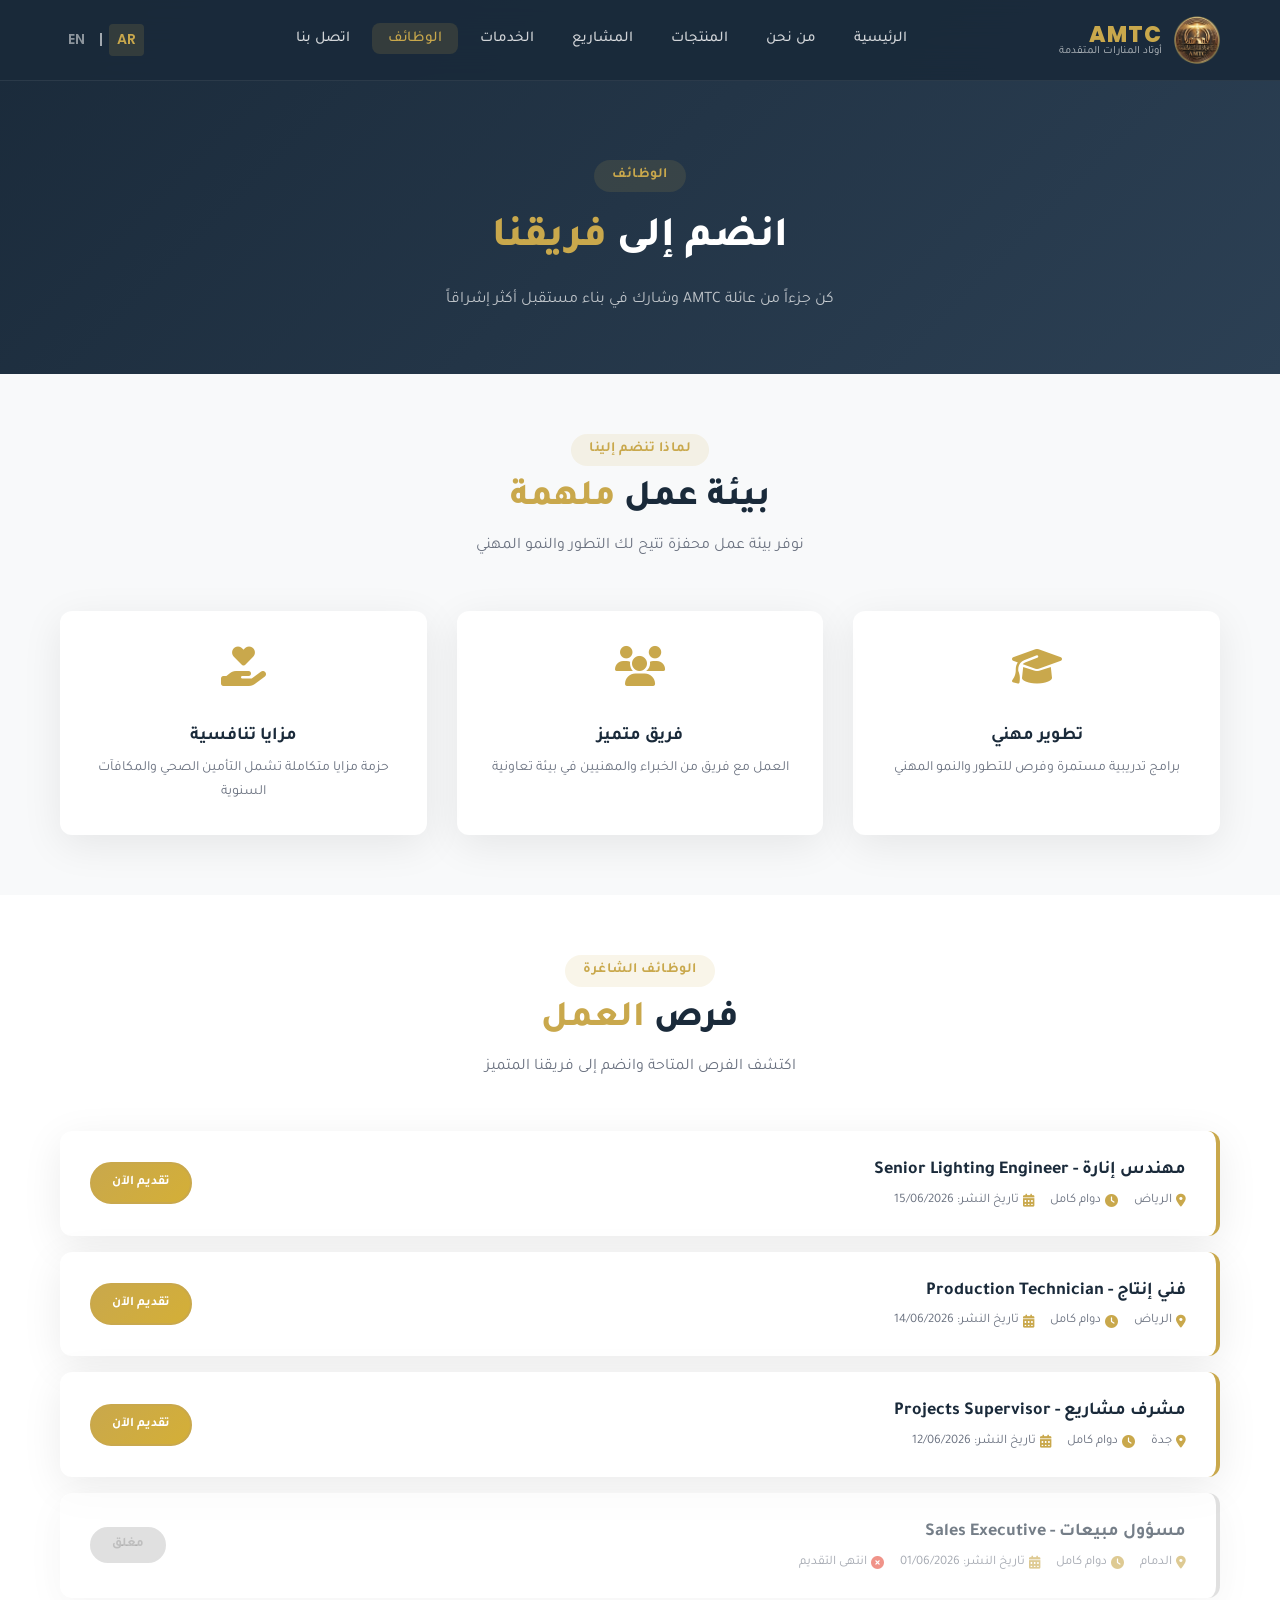
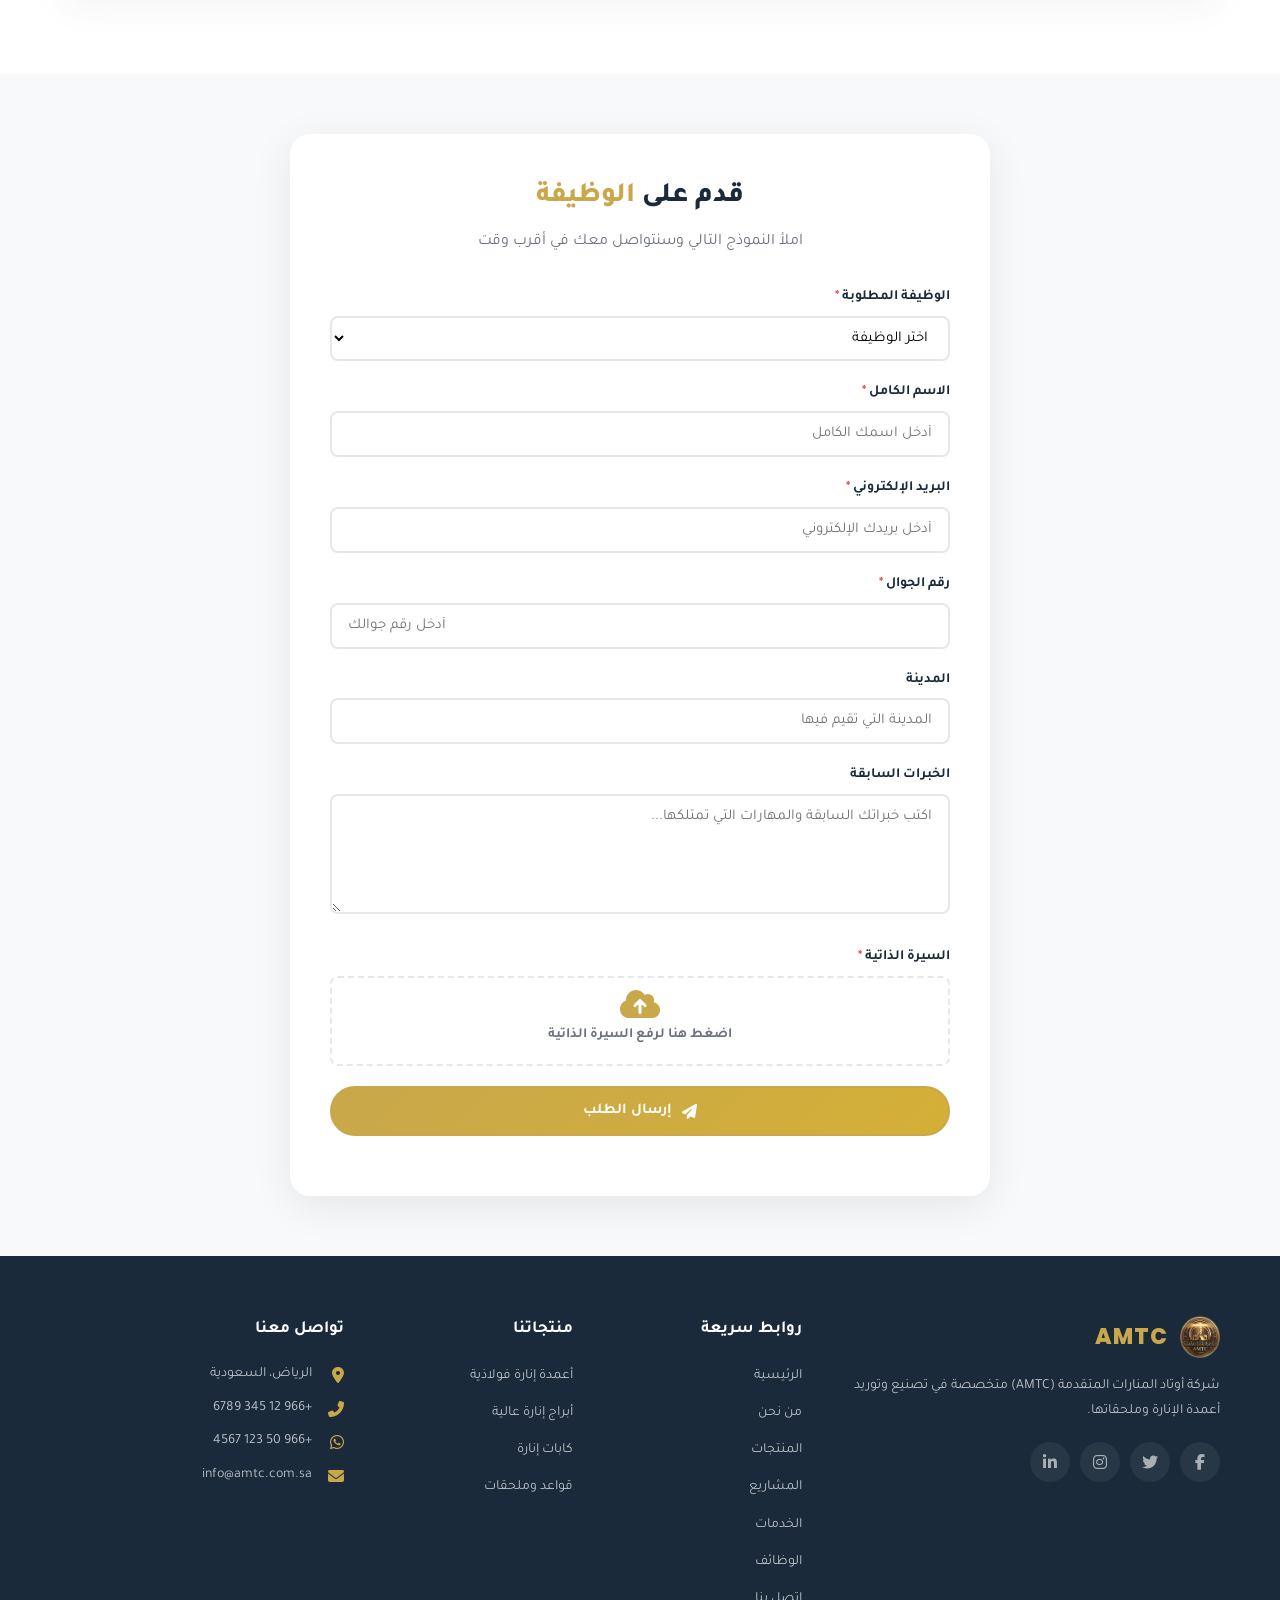
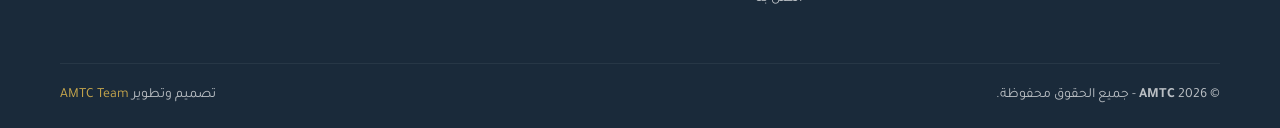
<file: careers.html>
<!DOCTYPE html>
<html lang="ar" dir="rtl">
<head>
    <meta charset="UTF-8">
    <meta name="viewport" content="width=device-width, initial-scale=1.0">
    <title>الوظائف | AMTC - أوتاد المنارات المتقدمة</title>
    <meta name="description" content="انضم إلى فريق شركة أوتاد المنارات المتقدمة AMTC وكن جزءاً من النجاح.">
    
    <link href="https://fonts.googleapis.com/css2?family=Tajawal:wght@400;500;700;800&family=Poppins:wght@400;500;600;700&display=swap" rel="stylesheet">
    <link rel="stylesheet" href="https://cdnjs.cloudflare.com/ajax/libs/font-awesome/6.5.0/css/all.min.css">
    <link rel="stylesheet" href="css/style.css">
    
    <style>
        .careers-hero {
            background: linear-gradient(135deg, var(--dark), var(--dark-light));
            padding: 160px 0 60px;
            color: var(--white);
            text-align: center;
        }
        
        .careers-hero h1 {
            font-size: 42px;
            font-weight: 800;
        }
        
        .careers-hero h1 span {
            color: var(--primary);
        }
        
        .careers-hero p {
            color: rgba(255,255,255,0.7);
            max-width: 600px;
            margin: 12px auto 0;
        }
        
        .careers-content {
            padding: 60px 0;
        }
        
        .why-join {
            background: var(--light);
            padding: 60px 0;
        }
        
        .why-grid {
            display: grid;
            grid-template-columns: repeat(3, 1fr);
            gap: 30px;
        }
        
        .why-item {
            background: var(--white);
            padding: 30px;
            border-radius: var(--radius);
            text-align: center;
            box-shadow: var(--shadow);
            transition: var(--transition);
        }
        
        .why-item:hover {
            transform: translateY(-6px);
            box-shadow: var(--shadow-hover);
        }
        
        .why-item .icon {
            font-size: 40px;
            color: var(--primary);
            margin-bottom: 12px;
        }
        
        .why-item h4 {
            font-size: 18px;
            font-weight: 700;
            color: var(--dark);
            margin-bottom: 6px;
        }
        
        .why-item p {
            font-size: 14px;
            color: var(--text-light);
        }
        
        .jobs-list {
            margin-top: 40px;
        }
        
        .job-card {
            display: flex;
            justify-content: space-between;
            align-items: center;
            background: var(--white);
            padding: 24px 30px;
            border-radius: var(--radius);
            box-shadow: var(--shadow);
            margin-bottom: 16px;
            transition: var(--transition);
            border-right: 4px solid var(--primary);
        }
        
        .job-card:hover {
            box-shadow: var(--shadow-hover);
            transform: translateX(-4px);
        }
        
        .job-card .info h3 {
            font-size: 18px;
            font-weight: 700;
            color: var(--dark);
        }
        
        .job-card .info .meta {
            display: flex;
            flex-wrap: wrap;
            gap: 16px;
            margin-top: 4px;
        }
        
        .job-card .info .meta span {
            font-size: 13px;
            color: var(--text-light);
            display: flex;
            align-items: center;
            gap: 4px;
        }
        
        .job-card .info .meta span i {
            color: var(--primary);
        }
        
        .job-card .btn {
            flex-shrink: 0;
        }
        
        .job-card.closed {
            opacity: 0.6;
            border-right-color: #ccc;
        }
        
        .job-card.closed .btn {
            background: #ccc;
            border-color: #ccc;
            cursor: not-allowed;
        }
        
        /* Application Form */
        .application-form {
            background: var(--light);
            padding: 60px 0;
        }
        
        .form-container {
            max-width: 700px;
            margin: 0 auto;
            background: var(--white);
            padding: 40px;
            border-radius: var(--radius-lg);
            box-shadow: var(--shadow);
        }
        
        .form-container h2 {
            font-size: 28px;
            font-weight: 800;
            color: var(--dark);
            text-align: center;
            margin-bottom: 8px;
        }
        
        .form-container h2 span {
            color: var(--primary);
        }
        
        .form-container .sub {
            text-align: center;
            color: var(--text-light);
            margin-bottom: 30px;
        }
        
        .form-group {
            margin-bottom: 20px;
        }
        
        .form-group label {
            display: block;
            font-weight: 600;
            color: var(--dark);
            margin-bottom: 6px;
            font-size: 14px;
        }
        
        .form-group label .required {
            color: #e74c3c;
        }
        
        .form-group input,
        .form-group select,
        .form-group textarea {
            width: 100%;
            padding: 12px 16px;
            border: 2px solid #e5e7eb;
            border-radius: 8px;
            font-family: var(--font-ar);
            font-size: 15px;
            transition: var(--transition);
            background: var(--white);
        }
        
        .form-group input:focus,
        .form-group select:focus,
        .form-group textarea:focus {
            outline: none;
            border-color: var(--primary);
            box-shadow: 0 0 0 4px rgba(201, 168, 76, 0.1);
        }
        
        .form-group textarea {
            min-height: 120px;
            resize: vertical;
        }
        
        .form-group .file-input {
            padding: 10px;
            border: 2px dashed #e5e7eb;
            border-radius: 8px;
            text-align: center;
            cursor: pointer;
            transition: var(--transition);
        }
        
        .form-group .file-input:hover {
            border-color: var(--primary);
        }
        
        .form-group .file-input input {
            display: none;
        }
        
        .form-group .file-input .file-label {
            display: block;
            color: var(--text-light);
            font-size: 14px;
        }
        
        .form-group .file-input .file-label i {
            font-size: 32px;
            display: block;
            color: var(--primary);
            margin-bottom: 4px;
        }
        
        .form-group .file-input .file-name {
            display: block;
            font-size: 13px;
            color: var(--primary);
            margin-top: 4px;
        }
        
        .form-group .btn {
            width: 100%;
            justify-content: center;
        }
        
        @media (max-width: 768px) {
            .careers-hero h1 {
                font-size: 30px;
            }
            
            .why-grid {
                grid-template-columns: 1fr 1fr;
            }
            
            .job-card {
                flex-direction: column;
                align-items: stretch;
                text-align: center;
                padding: 20px;
            }
            
            .job-card .info .meta {
                justify-content: center;
            }
            
            .job-card .btn {
                margin-top: 12px;
                width: 100%;
                justify-content: center;
            }
            
            .form-container {
                padding: 24px;
            }
            
            .form-container h2 {
                font-size: 22px;
            }
        }
        
        @media (max-width: 480px) {
            .why-grid {
                grid-template-columns: 1fr;
            }
        }
    </style>
</head>
<body>
    
    <!-- HEADER -->
    <header class="header" id="header">
        <div class="container">
            <div class="header-inner">
                <div class="logo">
                    <a href="index.html">
                        <img src="images/logo.png" alt="AMTC" class="logo-img">
                        <div class="logo-text">
                            <span class="logo-title">AMTC</span>
                            <span class="logo-sub">أوتاد المنارات المتقدمة</span>
                        </div>
                    </a>
                </div>
                <nav class="nav" id="nav">
                    <ul class="nav-list">
                        <li><a href="index.html">الرئيسية</a></li>
                        <li><a href="about.html">من نحن</a></li>
                        <li><a href="products.html">المنتجات</a></li>
                        <li><a href="projects.html">المشاريع</a></li>
                        <li><a href="services.html">الخدمات</a></li>
                        <li><a href="careers.html" class="active">الوظائف</a></li>
                        <li><a href="contact.html">اتصل بنا</a></li>
                    </ul>
                </nav>
                <button class="menu-toggle" id="menuToggle">
                    <span></span><span></span><span></span>
                </button>
                <div class="lang-switcher">
                    <a href="#" class="active">AR</a><span>|</span><a href="#">EN</a>
                </div>
            </div>
        </div>
    </header>
    
    <!-- HERO -->
    <section class="careers-hero">
        <div class="container">
            <span class="section-tag">الوظائف</span>
            <h1>انضم إلى <span>فريقنا</span></h1>
            <p>كن جزءاً من عائلة AMTC وشارك في بناء مستقبل أكثر إشراقاً</p>
        </div>
    </section>
    
    <!-- WHY JOIN -->
    <section class="why-join">
        <div class="container">
            <div class="section-header">
                <span class="section-tag">لماذا تنضم إلينا</span>
                <h2 class="section-title">بيئة عمل <span>ملهمة</span></h2>
                <p class="section-desc">نوفر بيئة عمل محفزة تتيح لك التطور والنمو المهني</p>
            </div>
            
            <div class="why-grid">
                <div class="why-item">
                    <div class="icon"><i class="fas fa-graduation-cap"></i></div>
                    <h4>تطوير مهني</h4>
                    <p>برامج تدريبية مستمرة وفرص للتطور والنمو المهني</p>
                </div>
                <div class="why-item">
                    <div class="icon"><i class="fas fa-users"></i></div>
                    <h4>فريق متميز</h4>
                    <p>العمل مع فريق من الخبراء والمهنيين في بيئة تعاونية</p>
                </div>
                <div class="why-item">
                    <div class="icon"><i class="fas fa-hand-holding-heart"></i></div>
                    <h4>مزايا تنافسية</h4>
                    <p>حزمة مزايا متكاملة تشمل التأمين الصحي والمكافآت السنوية</p>
                </div>
            </div>
        </div>
    </section>
    
    <!-- JOBS LIST -->
    <section class="careers-content">
        <div class="container">
            <div class="section-header">
                <span class="section-tag">الوظائف الشاغرة</span>
                <h2 class="section-title">فرص <span>العمل</span></h2>
                <p class="section-desc">اكتشف الفرص المتاحة وانضم إلى فريقنا المتميز</p>
            </div>
            
            <div class="jobs-list">
                <!-- Job 1 -->
                <div class="job-card">
                    <div class="info">
                        <h3>مهندس إنارة - Senior Lighting Engineer</h3>
                        <div class="meta">
                            <span><i class="fas fa-map-marker-alt"></i> الرياض</span>
                            <span><i class="fas fa-clock"></i> دوام كامل</span>
                            <span><i class="fas fa-calendar-alt"></i> تاريخ النشر: 15/06/2026</span>
                        </div>
                    </div>
                    <a href="#application" class="btn btn-primary btn-sm">تقديم الآن</a>
                </div>
                
                <!-- Job 2 -->
                <div class="job-card">
                    <div class="info">
                        <h3>فني إنتاج - Production Technician</h3>
                        <div class="meta">
                            <span><i class="fas fa-map-marker-alt"></i> الرياض</span>
                            <span><i class="fas fa-clock"></i> دوام كامل</span>
                            <span><i class="fas fa-calendar-alt"></i> تاريخ النشر: 14/06/2026</span>
                        </div>
                    </div>
                    <a href="#application" class="btn btn-primary btn-sm">تقديم الآن</a>
                </div>
                
                <!-- Job 3 -->
                <div class="job-card">
                    <div class="info">
                        <h3>مشرف مشاريع - Projects Supervisor</h3>
                        <div class="meta">
                            <span><i class="fas fa-map-marker-alt"></i> جدة</span>
                            <span><i class="fas fa-clock"></i> دوام كامل</span>
                            <span><i class="fas fa-calendar-alt"></i> تاريخ النشر: 12/06/2026</span>
                        </div>
                    </div>
                    <a href="#application" class="btn btn-primary btn-sm">تقديم الآن</a>
                </div>
                
                <!-- Job 4 (Closed) -->
                <div class="job-card closed">
                    <div class="info">
                        <h3>مسؤول مبيعات - Sales Executive</h3>
                        <div class="meta">
                            <span><i class="fas fa-map-marker-alt"></i> الدمام</span>
                            <span><i class="fas fa-clock"></i> دوام كامل</span>
                            <span><i class="fas fa-calendar-alt"></i> تاريخ النشر: 01/06/2026</span>
                            <span><i class="fas fa-times-circle" style="color:#e74c3c;"></i> انتهى التقديم</span>
                        </div>
                    </div>
                    <button class="btn btn-sm" disabled>مغلق</button>
                </div>
            </div>
        </div>
    </section>
    
    <!-- APPLICATION FORM -->
    <section class="application-form" id="application">
        <div class="container">
            <div class="form-container">
                <h2>قدم على <span>الوظيفة</span></h2>
                <p class="sub">املأ النموذج التالي وسنتواصل معك في أقرب وقت</p>
                
                <form id="careerForm" action="#" method="POST" enctype="multipart/form-data">
                    <div class="form-group">
                        <label>الوظيفة المطلوبة <span class="required">*</span></label>
                        <select required>
                            <option value="">اختر الوظيفة</option>
                            <option>مهندس إنارة - Senior Lighting Engineer</option>
                            <option>فني إنتاج - Production Technician</option>
                            <option>مشرف مشاريع - Projects Supervisor</option>
                        </select>
                    </div>
                    
                    <div class="form-group">
                        <label>الاسم الكامل <span class="required">*</span></label>
                        <input type="text" placeholder="أدخل اسمك الكامل" required>
                    </div>
                    
                    <div class="form-group">
                        <label>البريد الإلكتروني <span class="required">*</span></label>
                        <input type="email" placeholder="أدخل بريدك الإلكتروني" required>
                    </div>
                    
                    <div class="form-group">
                        <label>رقم الجوال <span class="required">*</span></label>
                        <input type="tel" placeholder="أدخل رقم جوالك" required>
                    </div>
                    
                    <div class="form-group">
                        <label>المدينة</label>
                        <input type="text" placeholder="المدينة التي تقيم فيها">
                    </div>
                    
                    <div class="form-group">
                        <label>الخبرات السابقة</label>
                        <textarea placeholder="اكتب خبراتك السابقة والمهارات التي تمتلكها..."></textarea>
                    </div>
                    
                    <div class="form-group">
                        <label>السيرة الذاتية <span class="required">*</span></label>
                        <div class="file-input" id="fileInput">
                            <input type="file" accept=".pdf,.doc,.docx" id="cvFile" required>
                            <label for="cvFile" class="file-label">
                                <i class="fas fa-cloud-upload-alt"></i>
                                اضغط هنا لرفع السيرة الذاتية
                                <span class="file-name" id="fileName"></span>
                            </label>
                        </div>
                    </div>
                    
                    <div class="form-group">
                        <button type="submit" class="btn btn-primary">
                            <i class="fas fa-paper-plane"></i> إرسال الطلب
                        </button>
                    </div>
                </form>
            </div>
        </div>
    </section>
    
    <!-- FOOTER -->
    <footer class="footer">
        <div class="container">
            <div class="footer-grid">
                <div class="footer-col">
                    <div class="footer-logo">
                        <img src="images/logo.png" alt="AMTC">
                        <span>AMTC</span>
                    </div>
                    <p>شركة أوتاد المنارات المتقدمة (AMTC) متخصصة في تصنيع وتوريد أعمدة الإنارة وملحقاتها.</p>
                    <div class="footer-social">
                        <a href="#"><i class="fab fa-facebook-f"></i></a>
                        <a href="#"><i class="fab fa-twitter"></i></a>
                        <a href="#"><i class="fab fa-instagram"></i></a>
                        <a href="#"><i class="fab fa-linkedin-in"></i></a>
                    </div>
                </div>
                <div class="footer-col">
                    <h4>روابط سريعة</h4>
                    <ul>
                        <li><a href="index.html">الرئيسية</a></li>
                        <li><a href="about.html">من نحن</a></li>
                        <li><a href="products.html">المنتجات</a></li>
                        <li><a href="projects.html">المشاريع</a></li>
                        <li><a href="services.html">الخدمات</a></li>
                        <li><a href="careers.html">الوظائف</a></li>
                        <li><a href="contact.html">اتصل بنا</a></li>
                    </ul>
                </div>
                <div class="footer-col">
                    <h4>منتجاتنا</h4>
                    <ul>
                        <li><a href="products.html">أعمدة إنارة فولاذية</a></li>
                        <li><a href="products.html">أبراج إنارة عالية</a></li>
                        <li><a href="products.html">كابات إنارة</a></li>
                        <li><a href="products.html">قواعد وملحقات</a></li>
                    </ul>
                </div>
                <div class="footer-col">
                    <h4>تواصل معنا</h4>
                    <ul class="footer-contact">
                        <li><i class="fas fa-map-marker-alt"></i><span>الرياض، السعودية</span></li>
                        <li><i class="fas fa-phone-alt"></i><span>+966 12 345 6789</span></li>
                        <li><i class="fab fa-whatsapp"></i><span>+966 50 123 4567</span></li>
                        <li><i class="fas fa-envelope"></i><span>info@amtc.com.sa</span></li>
                    </ul>
                </div>
            </div>
            <div class="footer-bottom">
                <p>&copy; 2026 <strong>AMTC</strong> - جميع الحقوق محفوظة.</p>
                <p>تصميم وتطوير <span>AMTC Team</span></p>
            </div>
        </div>
    </footer>
    
    <script src="js/script.js"></script>
    <script>
        // File input handler
        document.getElementById('cvFile').addEventListener('change', function(e) {
            const fileName = this.files[0] ? this.files[0].name : '';
            document.getElementById('fileName').textContent = fileName;
        });
        
        // Form submission
        document.getElementById('careerForm').addEventListener('submit', function(e) {
            e.preventDefault();
            alert('✅ تم استلام طلبك بنجاح! سنتواصل معك قريباً.');
            this.reset();
            document.getElementById('fileName').textContent = '';
        });
    </script>
</body>
</html>
</file>
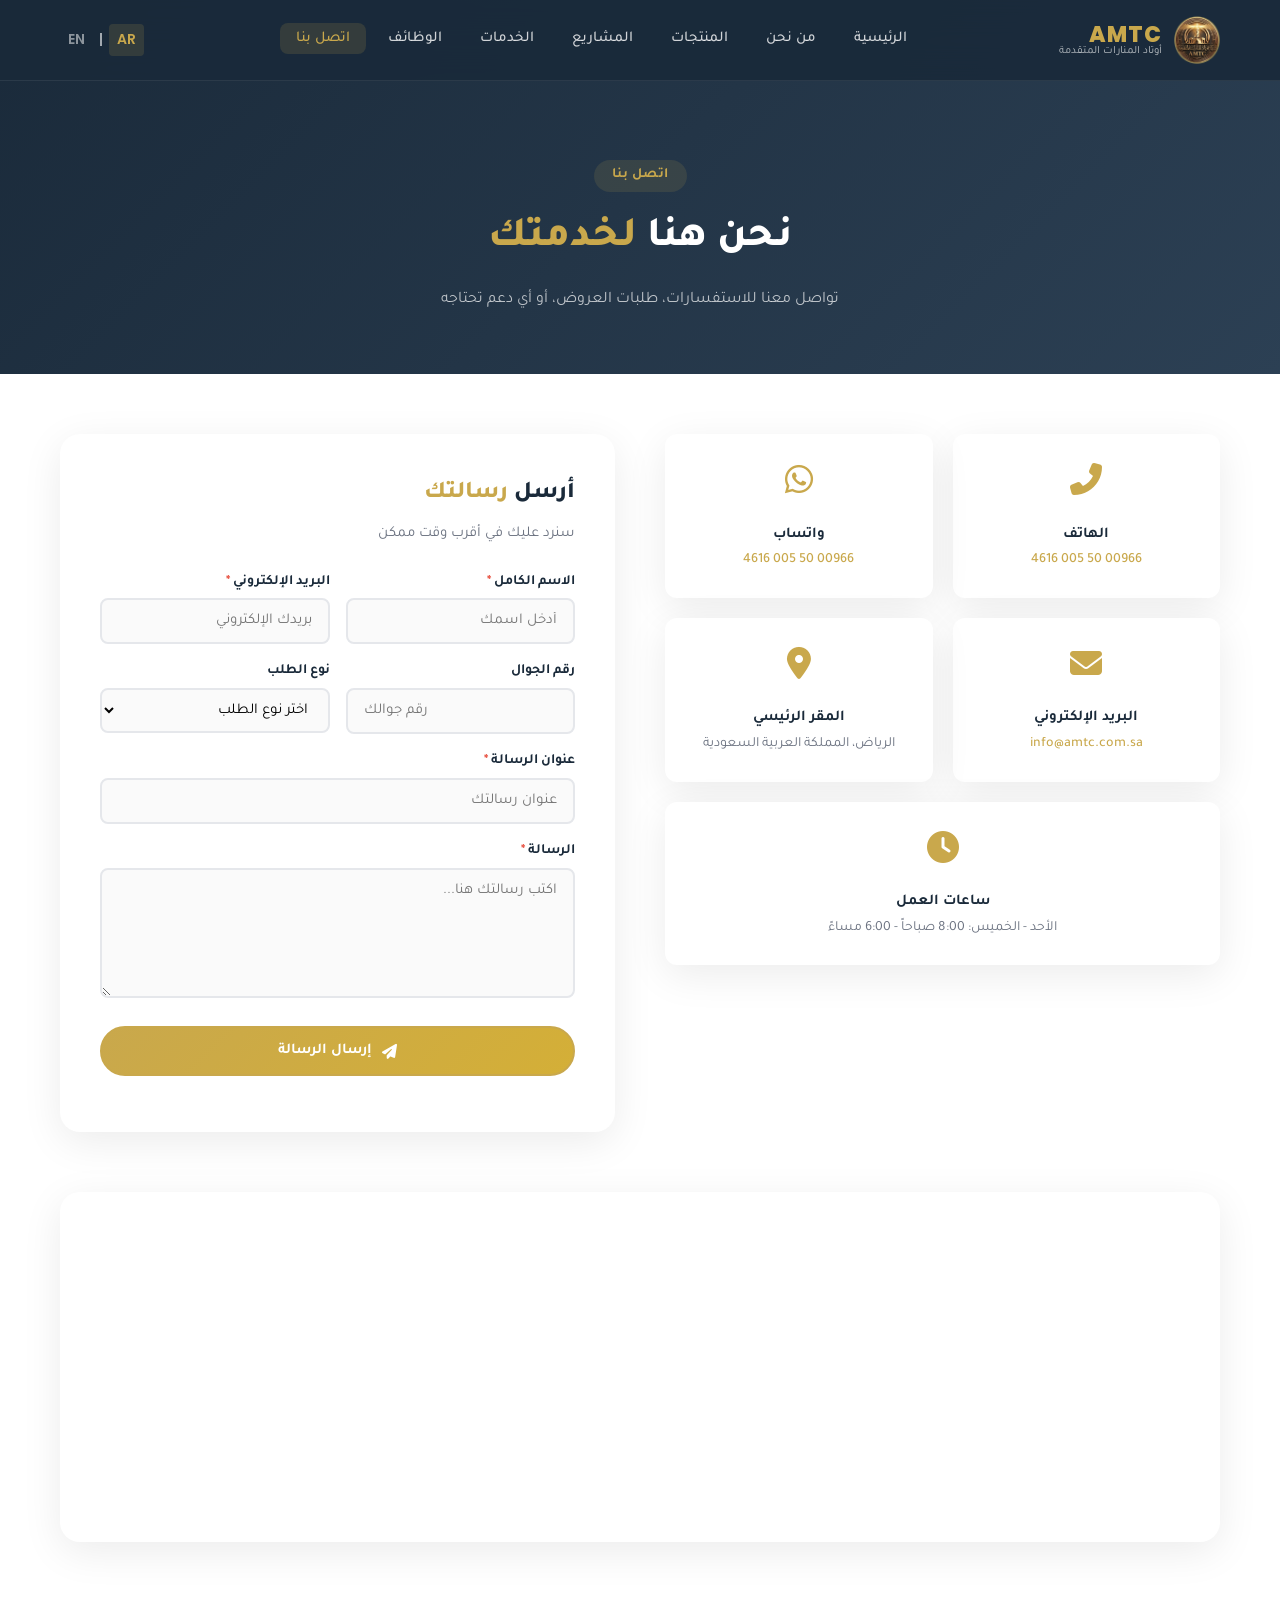
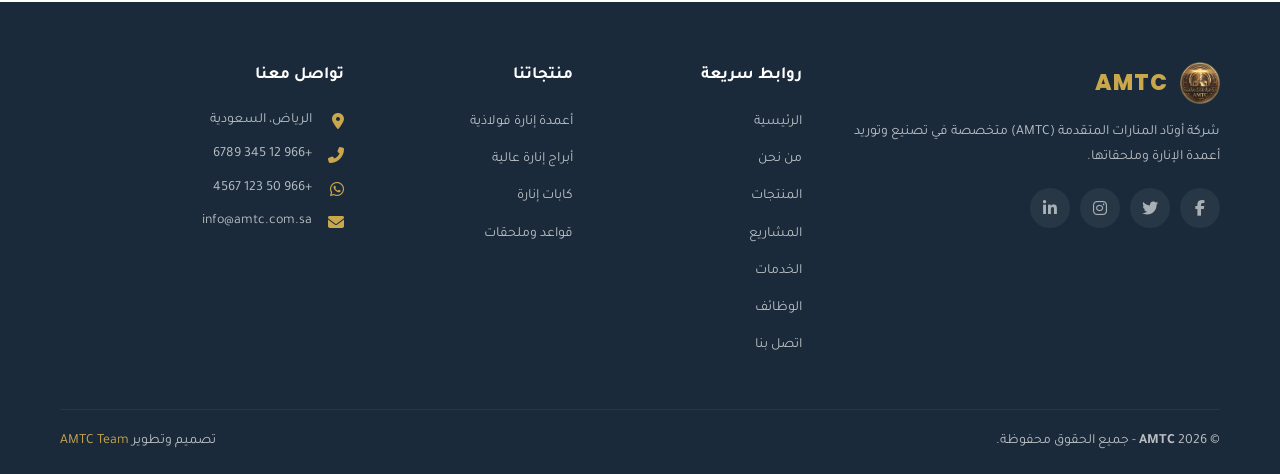
<file: contact.html>
<!DOCTYPE html>
<html lang="ar" dir="rtl">
<head>
    <meta charset="UTF-8">
    <meta name="viewport" content="width=device-width, initial-scale=1.0">
    <title>اتصل بنا | AMTC - أوتاد المنارات المتقدمة</title>
    <meta name="description" content="تواصل مع شركة أوتاد المنارات المتقدمة AMTC للاستفسارات، طلبات العروض، والدعم الفني.">
    
    <link href="https://fonts.googleapis.com/css2?family=Tajawal:wght@400;500;700;800&family=Poppins:wght@400;500;600;700&display=swap" rel="stylesheet">
    <link rel="stylesheet" href="https://cdnjs.cloudflare.com/ajax/libs/font-awesome/6.5.0/css/all.min.css">
    <link rel="stylesheet" href="css/style.css">
    
    <style>
        .contact-hero {
            background: linear-gradient(135deg, var(--dark), var(--dark-light));
            padding: 160px 0 60px;
            color: var(--white);
            text-align: center;
        }
        
        .contact-hero h1 {
            font-size: 42px;
            font-weight: 800;
        }
        
        .contact-hero h1 span {
            color: var(--primary);
        }
        
        .contact-hero p {
            color: rgba(255,255,255,0.7);
            max-width: 600px;
            margin: 12px auto 0;
        }
        
        .contact-section {
            padding: 60px 0;
        }
        
        .contact-grid {
            display: grid;
            grid-template-columns: 1fr 1fr;
            gap: 50px;
        }
        
        .contact-info {
            display: grid;
            grid-template-columns: 1fr 1fr;
            gap: 20px;
            align-content: start;
        }
        
        .contact-info-item {
            background: var(--white);
            padding: 25px;
            border-radius: var(--radius);
            box-shadow: var(--shadow);
            text-align: center;
            transition: var(--transition);
        }
        
        .contact-info-item:hover {
            transform: translateY(-4px);
            box-shadow: var(--shadow-hover);
        }
        
        .contact-info-item .icon {
            font-size: 32px;
            color: var(--primary);
            margin-bottom: 8px;
        }
        
        .contact-info-item h4 {
            font-size: 15px;
            font-weight: 700;
            color: var(--dark);
        }
        
        .contact-info-item p {
            font-size: 14px;
            color: var(--text-light);
            margin-top: 2px;
        }
        
        .contact-info-item a {
            color: var(--primary);
            font-weight: 500;
        }
        
        .contact-info-item a:hover {
            color: var(--primary-dark);
        }
        
        .contact-form-container {
            background: var(--white);
            padding: 40px;
            border-radius: var(--radius-lg);
            box-shadow: var(--shadow);
        }
        
        .contact-form-container h2 {
            font-size: 24px;
            font-weight: 800;
            color: var(--dark);
            margin-bottom: 6px;
        }
        
        .contact-form-container h2 span {
            color: var(--primary);
        }
        
        .contact-form-container .sub {
            color: var(--text-light);
            margin-bottom: 24px;
            font-size: 15px;
        }
        
        .form-row {
            display: grid;
            grid-template-columns: 1fr 1fr;
            gap: 16px;
        }
        
        .form-group {
            margin-bottom: 16px;
        }
        
        .form-group label {
            display: block;
            font-weight: 600;
            color: var(--dark);
            margin-bottom: 4px;
            font-size: 14px;
        }
        
        .form-group label .required {
            color: #e74c3c;
        }
        
        .form-group input,
        .form-group select,
        .form-group textarea {
            width: 100%;
            padding: 12px 16px;
            border: 2px solid #e5e7eb;
            border-radius: 8px;
            font-family: var(--font-ar);
            font-size: 15px;
            transition: var(--transition);
            background: #fafafa;
        }
        
        .form-group input:focus,
        .form-group select:focus,
        .form-group textarea:focus {
            outline: none;
            border-color: var(--primary);
            box-shadow: 0 0 0 4px rgba(201, 168, 76, 0.1);
            background: var(--white);
        }
        
        .form-group textarea {
            min-height: 130px;
            resize: vertical;
        }
        
        .form-group .btn {
            width: 100%;
            justify-content: center;
        }
        
        /* Map */
        .map-section {
            padding-bottom: 60px;
        }
        
        .map-container {
            border-radius: var(--radius-lg);
            overflow: hidden;
            box-shadow: var(--shadow);
            height: 350px;
        }
        
        .map-container iframe {
            width: 100%;
            height: 100%;
            border: none;
        }
        
        /* Success Message */
        .success-message {
            display: none;
            background: #d4edda;
            color: #155724;
            padding: 16px 20px;
            border-radius: 8px;
            margin-bottom: 16px;
            border-right: 4px solid #28a745;
        }
        
        .success-message.show {
            display: block;
        }
        
        @media (max-width: 1024px) {
            .contact-grid {
                grid-template-columns: 1fr;
            }
            
            .contact-info {
                grid-template-columns: repeat(2, 1fr);
            }
        }
        
        @media (max-width: 768px) {
            .contact-hero h1 {
                font-size: 30px;
            }
            
            .contact-info {
                grid-template-columns: 1fr 1fr;
            }
            
            .form-row {
                grid-template-columns: 1fr;
            }
            
            .contact-form-container {
                padding: 24px;
            }
            
            .contact-form-container h2 {
                font-size: 20px;
            }
        }
        
        @media (max-width: 480px) {
            .contact-info {
                grid-template-columns: 1fr;
            }
        }
    </style>
</head>
<body>
    
    <!-- HEADER -->
    <header class="header" id="header">
        <div class="container">
            <div class="header-inner">
                <div class="logo">
                    <a href="index.html">
                        <img src="images/logo.png" alt="AMTC" class="logo-img">
                        <div class="logo-text">
                            <span class="logo-title">AMTC</span>
                            <span class="logo-sub">أوتاد المنارات المتقدمة</span>
                        </div>
                    </a>
                </div>
                <nav class="nav" id="nav">
                    <ul class="nav-list">
                        <li><a href="index.html">الرئيسية</a></li>
                        <li><a href="about.html">من نحن</a></li>
                        <li><a href="products.html">المنتجات</a></li>
                        <li><a href="projects.html">المشاريع</a></li>
                        <li><a href="services.html">الخدمات</a></li>
                        <li><a href="careers.html">الوظائف</a></li>
                        <li><a href="contact.html" class="active">اتصل بنا</a></li>
                    </ul>
                </nav>
                <button class="menu-toggle" id="menuToggle">
                    <span></span><span></span><span></span>
                </button>
                <div class="lang-switcher">
                    <a href="#" class="active">AR</a><span>|</span><a href="#">EN</a>
                </div>
            </div>
        </div>
    </header>
    
    <!-- HERO -->
    <section class="contact-hero">
        <div class="container">
            <span class="section-tag">اتصل بنا</span>
            <h1>نحن هنا <span>لخدمتك</span></h1>
            <p>تواصل معنا للاستفسارات، طلبات العروض، أو أي دعم تحتاجه</p>
        </div>
    </section>
    
    <!-- CONTACT -->
    <section class="contact-section">
        <div class="container">
            <div class="contact-grid">
                
                <!-- Contact Info -->
                <div class="contact-info">
                    <div class="contact-info-item">
                        <div class="icon"><i class="fas fa-phone-alt"></i></div>
                        <h4>الهاتف</h4>
                        <p><a href="tel:00966 50 005 4616">00966 50 005 4616</a></p>
                    </div>
                    <div class="contact-info-item">
                        <div class="icon"><i class="fab fa-whatsapp"></i></div>
                        <h4>واتساب</h4>
                        <p><a href="https://wa.me/00966500054616">00966 50 005 4616</a></p>
                    </div>
                    <div class="contact-info-item">
                        <div class="icon"><i class="fas fa-envelope"></i></div>
                        <h4>البريد الإلكتروني</h4>
                        <p><a href="mailto:info@amtc.com.sa">info@amtc.com.sa</a></p>
                    </div>
                    <div class="contact-info-item">
                        <div class="icon"><i class="fas fa-map-marker-alt"></i></div>
                        <h4>المقر الرئيسي</h4>
                        <p>الرياض، المملكة العربية السعودية</p>
                    </div>
                    <div class="contact-info-item" style="grid-column: span 2;">
                        <div class="icon"><i class="fas fa-clock"></i></div>
                        <h4>ساعات العمل</h4>
                        <p>الأحد - الخميس: 8:00 صباحاً - 6:00 مساءً</p>
                    </div>
                </div>
                
                <!-- Contact Form -->
                <div class="contact-form-container">
                    <h2>أرسل <span>رسالتك</span></h2>
                    <p class="sub">سنرد عليك في أقرب وقت ممكن</p>
                    
                    <div class="success-message" id="successMessage">
                        <i class="fas fa-check-circle"></i> ✅ تم إرسال رسالتك بنجاح! سنتواصل معك قريباً.
                    </div>
                    
                    <form id="contactForm" action="#" method="POST">
                        <div class="form-row">
                            <div class="form-group">
                                <label>الاسم الكامل <span class="required">*</span></label>
                                <input type="text" id="fullName" placeholder="أدخل اسمك" required>
                            </div>
                            <div class="form-group">
                                <label>البريد الإلكتروني <span class="required">*</span></label>
                                <input type="email" id="email" placeholder="بريدك الإلكتروني" required>
                            </div>
                        </div>
                        
                        <div class="form-row">
                            <div class="form-group">
                                <label>رقم الجوال</label>
                                <input type="tel" id="phone" placeholder="رقم جوالك">
                            </div>
                            <div class="form-group">
                                <label>نوع الطلب</label>
                                <select id="subject">
                                    <option value="">اختر نوع الطلب</option>
                                    <option>استفسار عن منتج</option>
                                    <option>طلب عرض سعر</option>
                                    <option>استشارة فنية</option>
                                    <option>طلب صيانة</option>
                                    <option>توظيف</option>
                                    <option>أخرى</option>
                                </select>
                            </div>
                        </div>
                        
                        <div class="form-group">
                            <label>عنوان الرسالة <span class="required">*</span></label>
                            <input type="text" id="subjectText" placeholder="عنوان رسالتك" required>
                        </div>
                        
                        <div class="form-group">
                            <label>الرسالة <span class="required">*</span></label>
                            <textarea id="message" placeholder="اكتب رسالتك هنا..." required></textarea>
                        </div>
                        
                        <div class="form-group">
                            <button type="submit" class="btn btn-primary">
                                <i class="fas fa-paper-plane"></i> إرسال الرسالة
                            </button>
                        </div>
                    </form>
                </div>
                
            </div>
        </div>
    </section>
    
    <!-- MAP -->
    <section class="map-section">
        <div class="container">
            <div class="map-container">
                <iframe 
                    src="https://www.google.com/maps/embed?pb=!1m18!1m12!1m3!1d28955.95865715933!2d46.6862745!3d24.717633!2m3!1f0!2f0!3f0!3m2!1i1024!2i768!4f13.1!3m3!1m2!1s0x3e2f0175ad3c75f3%3A0x7f8a8f8a8f8a8f8a!2sRiyadh%20Saudi%20Arabia!5e0!3m2!1sen!2seg!4v1700000000000" 
                    allowfullscreen 
                    loading="lazy">
                </iframe>
            </div>
        </div>
    </section>
    
    <!-- FOOTER -->
    <footer class="footer">
        <div class="container">
            <div class="footer-grid">
                <div class="footer-col">
                    <div class="footer-logo">
                        <img src="images/logo.png" alt="AMTC">
                        <span>AMTC</span>
                    </div>
                    <p>شركة أوتاد المنارات المتقدمة (AMTC) متخصصة في تصنيع وتوريد أعمدة الإنارة وملحقاتها.</p>
                    <div class="footer-social">
                        <a href="#"><i class="fab fa-facebook-f"></i></a>
                        <a href="#"><i class="fab fa-twitter"></i></a>
                        <a href="#"><i class="fab fa-instagram"></i></a>
                        <a href="#"><i class="fab fa-linkedin-in"></i></a>
                    </div>
                </div>
                <div class="footer-col">
                    <h4>روابط سريعة</h4>
                    <ul>
                        <li><a href="index.html">الرئيسية</a></li>
                        <li><a href="about.html">من نحن</a></li>
                        <li><a href="products.html">المنتجات</a></li>
                        <li><a href="projects.html">المشاريع</a></li>
                        <li><a href="services.html">الخدمات</a></li>
                        <li><a href="careers.html">الوظائف</a></li>
                        <li><a href="contact.html">اتصل بنا</a></li>
                    </ul>
                </div>
                <div class="footer-col">
                    <h4>منتجاتنا</h4>
                    <ul>
                        <li><a href="products.html">أعمدة إنارة فولاذية</a></li>
                        <li><a href="products.html">أبراج إنارة عالية</a></li>
                        <li><a href="products.html">كابات إنارة</a></li>
                        <li><a href="products.html">قواعد وملحقات</a></li>
                    </ul>
                </div>
                <div class="footer-col">
                    <h4>تواصل معنا</h4>
                    <ul class="footer-contact">
                        <li><i class="fas fa-map-marker-alt"></i><span>الرياض، السعودية</span></li>
                        <li><i class="fas fa-phone-alt"></i><span>+966 12 345 6789</span></li>
                        <li><i class="fab fa-whatsapp"></i><span>+966 50 123 4567</span></li>
                        <li><i class="fas fa-envelope"></i><span>info@amtc.com.sa</span></li>
                    </ul>
                </div>
            </div>
            <div class="footer-bottom">
                <p>&copy; 2026 <strong>AMTC</strong> - جميع الحقوق محفوظة.</p>
                <p>تصميم وتطوير <span>AMTC Team</span></p>
            </div>
        </div>
    </footer>
    
    <script src="js/script.js"></script>
    <script>
        // Contact Form Handler
        document.getElementById('contactForm').addEventListener('submit', function(e) {
            e.preventDefault();
            
            // Get form data
            const name = document.getElementById('fullName').value;
            const email = document.getElementById('email').value;
            const subject = document.getElementById('subjectText').value;
            const message = document.getElementById('message').value;
            
            // Validate
            if (!name || !email || !subject || !message) {
                alert('⚠️ يرجى ملء جميع الحقول المطلوبة.');
                return;
            }
            
            // Show success message
            const successMsg = document.getElementById('successMessage');
            successMsg.classList.add('show');
            
            // Reset form
            this.reset();
            
            // Hide success after 5 seconds
            setTimeout(function() {
                successMsg.classList.remove('show');
            }, 5000);
            
            // Scroll to top of form
            document.querySelector('.contact-form-container').scrollIntoView({ behavior: 'smooth' });
        });
    </script>
</body>
</html>
</file>
<file: css/style.css>
/* ============================================
   TABLE OF CONTENTS
   ============================================
   1.  CSS Variables / Root
   2.  Reset & Base Styles
   3.  Header / Navigation
   4.  Hero Section
   5.  Quick Contact
   6.  About Snippet
   7.  Products Preview
   8.  Services
   9.  Projects Preview
   10. Testimonials
   11. Footer
   12. Responsive Styles
   ============================================ */

/* ============================================
   1. CSS VARIABLES
   ============================================ */
:root {
    --primary: #C9A84C;
    --primary-dark: #B8942A;
    --primary-light: #E8D5A3;
    --primary-gradient: linear-gradient(135deg, #C9A84C, #D4AF37);
    
    --dark: #1A2A3A;
    --dark-light: #2C4054;
    --dark-lighter: #3D5570;
    
    --light: #F8F9FA;
    --white: #FFFFFF;
    --text: #1A1A2E;
    --text-light: #6B7280;
    
    --shadow: 0 10px 40px rgba(0,0,0,0.08);
    --shadow-hover: 0 20px 60px rgba(0,0,0,0.12);
    
    --radius: 12px;
    --radius-lg: 20px;
    
    --transition: all 0.4s cubic-bezier(0.25, 0.46, 0.45, 0.94);
    
    --font-ar: 'Tajawal', sans-serif;
    --font-en: 'Poppins', sans-serif;
}

/* ============================================
   2. RESET & BASE
   ============================================ */
* {
    margin: 0;
    padding: 0;
    box-sizing: border-box;
}

html {
    scroll-behavior: smooth;
    direction: rtl;
}

body {
    font-family: var(--font-ar);
    color: var(--text);
    background-color: var(--white);
    line-height: 1.7;
    overflow-x: hidden;
}

a {
    text-decoration: none;
    color: inherit;
    transition: var(--transition);
}

ul {
    list-style: none;
}

img {
    max-width: 100%;
    display: block;
}

.container {
    max-width: 1200px;
    margin: 0 auto;
    padding: 0 20px;
}

.section-padding {
    padding: 80px 0;
}

.section-header {
    text-align: center;
    margin-bottom: 50px;
}

.section-tag {
    display: inline-block;
    background: rgba(201, 168, 76, 0.12);
    color: var(--primary);
    padding: 4px 18px;
    border-radius: 50px;
    font-size: 14px;
    font-weight: 700;
    letter-spacing: 0.5px;
    margin-bottom: 12px;
}

.section-title {
    font-size: 36px;
    font-weight: 800;
    color: var(--dark);
    line-height: 1.2;
}

.section-title span {
    color: var(--primary);
}

.section-desc {
    font-size: 16px;
    color: var(--text-light);
    max-width: 600px;
    margin: 12px auto 0;
}

.bg-light {
    background-color: var(--light);
}

.btn {
    display: inline-flex;
    align-items: center;
    gap: 10px;
    padding: 14px 32px;
    border-radius: 50px;
    font-weight: 700;
    font-size: 15px;
    transition: var(--transition);
    border: 2px solid transparent;
    cursor: pointer;
    font-family: var(--font-ar);
    justify-content: center;
}

.btn-primary {
    background: var(--primary-gradient);
    color: var(--white);
    border-color: var(--primary);
}

.btn-primary:hover {
    transform: translateY(-3px);
    box-shadow: 0 10px 30px rgba(201, 168, 76, 0.35);
    background: var(--primary-dark);
}

.btn-outline {
    background: transparent;
    color: var(--white);
    border-color: var(--white);
}

.btn-outline:hover {
    background: var(--white);
    color: var(--dark);
    transform: translateY(-3px);
}

.btn-sm {
    padding: 8px 20px;
    font-size: 13px;
}

.btn-sm i {
    font-size: 12px;
}

.text-center {
    text-align: center;
}

.mt-4 {
    margin-top: 30px;
}

/* ============================================
   3. HEADER / NAVIGATION
   ============================================ */
.header {
    position: fixed;
    top: 0;
    left: 0;
    right: 0;
    z-index: 1000;
    background: rgba(26, 42, 58, 0.92);
    backdrop-filter: blur(20px);
    -webkit-backdrop-filter: blur(20px);
    border-bottom: 1px solid rgba(255,255,255,0.08);
    transition: var(--transition);
}

.header.scrolled {
    background: var(--dark);
    box-shadow: 0 4px 30px rgba(0,0,0,0.3);
}

.header-inner {
    display: flex;
    align-items: center;
    justify-content: space-between;
    height: 80px;
}

/* Logo */
.logo a {
    display: flex;
    align-items: center;
    gap: 12px;
}

.logo-img {
    height: 48px;
    width: auto;
}

.logo-text {
    display: flex;
    flex-direction: column;
    line-height: 1;
}

.logo-title {
    font-family: var(--font-en);
    font-size: 22px;
    font-weight: 800;
    color: var(--primary);
    letter-spacing: 1px;
}

.logo-sub {
    font-size: 11px;
    color: rgba(255,255,255,0.7);
    font-weight: 400;
}

/* Navigation */
.nav-list {
    display: flex;
    align-items: center;
    gap: 6px;
}

.nav-list a {
    color: rgba(255,255,255,0.8);
    font-size: 15px;
    font-weight: 500;
    padding: 8px 16px;
    border-radius: 8px;
    transition: var(--transition);
    position: relative;
}

.nav-list a:hover,
.nav-list a.active {
    color: var(--white);
    background: rgba(201, 168, 76, 0.15);
}

.nav-list a.active {
    color: var(--primary);
}

/* Language Switcher */
.lang-switcher {
    display: flex;
    align-items: center;
    gap: 6px;
    color: rgba(255,255,255,0.6);
    font-size: 14px;
    font-weight: 600;
    font-family: var(--font-en);
}

.lang-switcher a {
    color: rgba(255,255,255,0.5);
    padding: 4px 8px;
    border-radius: 4px;
    transition: var(--transition);
}

.lang-switcher a.active {
    color: var(--primary);
    background: rgba(201, 168, 76, 0.15);
}

.lang-switcher a:hover {
    color: var(--white);
}

/* Menu Toggle (Mobile) */
.menu-toggle {
    display: none;
    flex-direction: column;
    gap: 5px;
    background: none;
    border: none;
    cursor: pointer;
    padding: 5px;
}

.menu-toggle span {
    display: block;
    width: 28px;
    height: 3px;
    background: var(--white);
    border-radius: 3px;
    transition: var(--transition);
}

.menu-toggle.active span:nth-child(1) {
    transform: rotate(45deg) translate(5px, 6px);
}

.menu-toggle.active span:nth-child(2) {
    opacity: 0;
}

.menu-toggle.active span:nth-child(3) {
    transform: rotate(-45deg) translate(5px, -6px);
}

/* ============================================
   4. HERO SECTION
   ============================================ */
.hero {
    position: relative;
    min-height: 100vh;
    display: flex;
    align-items: center;
    background: var(--dark);
    overflow: hidden;
    padding: 120px 0 80px;
}

.hero-overlay {
    position: absolute;
    inset: 0;
    background: 
        radial-gradient(ellipse at 30% 50%, rgba(201, 168, 76, 0.15), transparent 60%),
        radial-gradient(ellipse at 70% 80%, rgba(201, 168, 76, 0.08), transparent 50%),
        linear-gradient(135deg, var(--dark) 0%, var(--dark-light) 100%);
    z-index: 1;
}

/* Decorative background circles */
.hero::before {
    content: '';
    position: absolute;
    right: -10%;
    top: -20%;
    width: 600px;
    height: 600px;
    border-radius: 50%;
    background: radial-gradient(circle, rgba(201, 168, 76, 0.06), transparent 70%);
    z-index: 0;
}

.hero::after {
    content: '';
    position: absolute;
    left: -5%;
    bottom: -10%;
    width: 400px;
    height: 400px;
    border-radius: 50%;
    background: radial-gradient(circle, rgba(201, 168, 76, 0.04), transparent 70%);
    z-index: 0;
}

.hero-content {
    position: relative;
    z-index: 2;
    max-width: 700px;
}

.hero-badge {
    display: inline-block;
    background: rgba(201, 168, 76, 0.15);
    color: var(--primary);
    padding: 6px 20px;
    border-radius: 50px;
    font-size: 14px;
    font-weight: 700;
    letter-spacing: 2px;
    font-family: var(--font-en);
    margin-bottom: 20px;
    border: 1px solid rgba(201, 168, 76, 0.2);
}

.hero-title {
    font-size: 52px;
    font-weight: 800;
    color: var(--white);
    line-height: 1.15;
    margin-bottom: 10px;
}

.hero-title span {
    color: var(--primary);
    display: block;
}

.hero-desc {
    font-size: 18px;
    color: rgba(255,255,255,0.7);
    line-height: 1.8;
    margin-bottom: 30px;
    max-width: 550px;
}

.hero-buttons {
    display: flex;
    flex-wrap: wrap;
    gap: 16px;
    margin-bottom: 50px;
}

/* Hero Stats */
.hero-stats {
    display: grid;
    grid-template-columns: repeat(4, 1fr);
    gap: 20px;
    padding-top: 30px;
    border-top: 1px solid rgba(255,255,255,0.08);
}

.stat {
    text-align: center;
}

.stat-number {
    display: block;
    font-family: var(--font-en);
    font-size: 32px;
    font-weight: 800;
    color: var(--primary);
    line-height: 1;
}

.stat-number .suffix {
    font-size: 20px;
}

.stat-label {
    font-size: 13px;
    color: rgba(255,255,255,0.5);
    margin-top: 4px;
    display: block;
}

/* ============================================
   5. QUICK CONTACT
   ============================================ */
.quick-contact {
    background: var(--white);
    padding: 25px 0;
    border-bottom: 1px solid rgba(0,0,0,0.05);
    position: relative;
    z-index: 5;
}

.quick-contact-grid {
    display: grid;
    grid-template-columns: repeat(4, 1fr);
    gap: 30px;
}

.quick-item {
    display: flex;
    align-items: center;
    gap: 16px;
}

.quick-item i {
    font-size: 28px;
    color: var(--primary);
    width: 50px;
    height: 50px;
    display: flex;
    align-items: center;
    justify-content: center;
    background: rgba(201, 168, 76, 0.08);
    border-radius: 50%;
    flex-shrink: 0;
}

.quick-item div {
    display: flex;
    flex-direction: column;
}

.quick-item span {
    font-size: 12px;
    color: var(--text-light);
}

.quick-item strong {
    font-size: 15px;
    color: var(--dark);
}

/* ============================================
   6. ABOUT SNIPPET
   ============================================ */
.about-snippet-grid {
    display: grid;
    grid-template-columns: 1fr 1fr;
    gap: 60px;
    align-items: center;
}

.about-snippet-image {
    position: relative;
    border-radius: var(--radius-lg);
    overflow: hidden;
}

.about-snippet-image img {
    width: 100%;
    height: 450px;
    object-fit: cover;
    border-radius: var(--radius-lg);
}

.experience-badge {
    position: absolute;
    bottom: 30px;
    right: -20px;
    background: var(--primary-gradient);
    color: var(--white);
    padding: 20px 30px;
    border-radius: var(--radius);
    text-align: center;
    box-shadow: 0 10px 30px rgba(201, 168, 76, 0.3);
}

.experience-badge .years {
    display: block;
    font-family: var(--font-en);
    font-size: 36px;
    font-weight: 800;
    line-height: 1;
}

.experience-badge .label {
    font-size: 14px;
    opacity: 0.9;
}

.about-snippet-content h2 {
    font-size: 34px;
    font-weight: 800;
    color: var(--dark);
    margin-bottom: 18px;
}

.about-snippet-content h2 span {
    color: var(--primary);
}

.about-snippet-content p {
    color: var(--text-light);
    margin-bottom: 16px;
    line-height: 1.8;
}

.about-features {
    display: grid;
    grid-template-columns: 1fr 1fr;
    gap: 10px;
    margin: 20px 0 30px;
}

.feature {
    display: flex;
    align-items: center;
    gap: 10px;
    font-size: 14px;
    font-weight: 500;
    color: var(--dark);
}

.feature i {
    color: var(--primary);
    font-size: 18px;
}

/* ============================================
   7. PRODUCTS PREVIEW
   ============================================ */
.products-grid {
    display: grid;
    grid-template-columns: repeat(4, 1fr);
    gap: 25px;
}

.product-card {
    background: var(--white);
    border-radius: var(--radius);
    overflow: hidden;
    box-shadow: var(--shadow);
    transition: var(--transition);
}

.product-card:hover {
    transform: translateY(-8px);
    box-shadow: var(--shadow-hover);
}

.product-image {
    position: relative;
    height: 220px;
    overflow: hidden;
    background: var(--light);
}

.product-image img {
    width: 100%;
    height: 100%;
    object-fit: cover;
    transition: var(--transition);
}

.product-card:hover .product-image img {
    transform: scale(1.05);
}

.product-badge {
    position: absolute;
    top: 12px;
    right: 12px;
    background: var(--primary);
    color: var(--white);
    padding: 4px 14px;
    border-radius: 50px;
    font-size: 11px;
    font-weight: 700;
}

.product-info {
    padding: 20px;
}

.product-info h3 {
    font-size: 18px;
    font-weight: 700;
    color: var(--dark);
    margin-bottom: 6px;
}

.product-info p {
    font-size: 14px;
    color: var(--text-light);
    margin-bottom: 14px;
    line-height: 1.6;
}

.product-info .btn-sm {
    background: rgba(201, 168, 76, 0.1);
    color: var(--primary);
    padding: 6px 16px;
    border-radius: 50px;
    font-size: 13px;
    font-weight: 600;
}

.product-info .btn-sm:hover {
    background: var(--primary);
    color: var(--white);
}

.product-info .btn-sm i {
    font-size: 12px;
}

/* ============================================
   8. SERVICES
   ============================================ */
.services-grid {
    display: grid;
    grid-template-columns: repeat(4, 1fr);
    gap: 25px;
}

.service-card {
    background: var(--white);
    padding: 35px 25px;
    border-radius: var(--radius);
    text-align: center;
    box-shadow: var(--shadow);
    transition: var(--transition);
    border: 1px solid rgba(0,0,0,0.04);
}

.service-card:hover {
    transform: translateY(-6px);
    box-shadow: var(--shadow-hover);
    border-color: var(--primary);
}

.service-icon {
    width: 70px;
    height: 70px;
    background: rgba(201, 168, 76, 0.08);
    border-radius: 50%;
    display: flex;
    align-items: center;
    justify-content: center;
    margin: 0 auto 20px;
    font-size: 30px;
    color: var(--primary);
    transition: var(--transition);
}

.service-card:hover .service-icon {
    background: var(--primary);
    color: var(--white);
}

.service-card h3 {
    font-size: 20px;
    font-weight: 700;
    color: var(--dark);
    margin-bottom: 10px;
}

.service-card p {
    font-size: 14px;
    color: var(--text-light);
    line-height: 1.7;
}

/* ============================================
   9. PROJECTS PREVIEW
   ============================================ */
.projects-grid {
    display: grid;
    grid-template-columns: repeat(4, 1fr);
    gap: 20px;
}

.project-item {
    position: relative;
    border-radius: var(--radius);
    overflow: hidden;
    height: 250px;
    cursor: pointer;
}

.project-item img {
    width: 100%;
    height: 100%;
    object-fit: cover;
    transition: var(--transition);
}

.project-item:hover img {
    transform: scale(1.08);
}

.project-overlay {
    position: absolute;
    inset: 0;
    background: linear-gradient(to top, rgba(26, 42, 58, 0.9), transparent);
    display: flex;
    flex-direction: column;
    justify-content: flex-end;
    padding: 20px;
    opacity: 0;
    transition: var(--transition);
}

.project-item:hover .project-overlay {
    opacity: 1;
}

.project-overlay h4 {
    color: var(--white);
    font-size: 16px;
    font-weight: 700;
    margin-bottom: 4px;
}

.project-overlay p {
    color: rgba(255,255,255,0.7);
    font-size: 13px;
}

/* ============================================
   10. TESTIMONIALS
   ============================================ */
.testimonials {
    background: var(--dark);
    color: var(--white);
}

.testimonials .section-tag {
    background: rgba(201, 168, 76, 0.15);
}

.testimonials .section-title {
    color: var(--white);
}

.testimonials .section-desc {
    color: rgba(255,255,255,0.6);
}

.testimonial-card {
    max-width: 700px;
    margin: 0 auto;
    text-align: center;
    padding: 40px;
    background: rgba(255,255,255,0.04);
    border-radius: var(--radius-lg);
    border: 1px solid rgba(255,255,255,0.06);
}

.testimonial-rating {
    color: var(--primary);
    font-size: 18px;
    margin-bottom: 16px;
}

.testimonial-card p {
    font-size: 20px;
    line-height: 1.8;
    color: rgba(255,255,255,0.85);
    margin-bottom: 20px;
}

.testimonial-author strong {
    display: block;
    font-size: 16px;
    color: var(--white);
}

.testimonial-author span {
    font-size: 14px;
    color: rgba(255,255,255,0.5);
}

/* ============================================
   11. FOOTER
   ============================================ */
.footer {
    background: var(--dark);
    color: rgba(255,255,255,0.7);
    padding: 60px 0 0;
}

.footer-grid {
    display: grid;
    grid-template-columns: 2fr 1fr 1fr 1.5fr;
    gap: 40px;
    padding-bottom: 40px;
    border-bottom: 1px solid rgba(255,255,255,0.06);
}

.footer-logo {
    display: flex;
    align-items: center;
    gap: 12px;
    margin-bottom: 16px;
}

.footer-logo img {
    height: 42px;
    width: auto;
}

.footer-logo span {
    font-family: var(--font-en);
    font-size: 22px;
    font-weight: 800;
    color: var(--primary);
    letter-spacing: 1px;
}

.footer-col p {
    font-size: 14px;
    line-height: 1.8;
    margin-bottom: 18px;
}

.footer-social {
    display: flex;
    gap: 10px;
}

.footer-social a {
    width: 40px;
    height: 40px;
    background: rgba(255,255,255,0.06);
    border-radius: 50%;
    display: flex;
    align-items: center;
    justify-content: center;
    transition: var(--transition);
    color: rgba(255,255,255,0.6);
}

.footer-social a:hover {
    background: var(--primary);
    color: var(--white);
    transform: translateY(-3px);
}

.footer-col h4 {
    color: var(--white);
    font-size: 17px;
    font-weight: 700;
    margin-bottom: 18px;
}

.footer-col ul li {
    margin-bottom: 10px;
}

.footer-col ul li a {
    font-size: 14px;
    transition: var(--transition);
}

.footer-col ul li a:hover {
    color: var(--primary);
    padding-right: 6px;
}

.footer-contact li {
    display: flex;
    align-items: flex-start;
    gap: 12px;
    margin-bottom: 14px;
}

.footer-contact li i {
    color: var(--primary);
    font-size: 16px;
    margin-top: 4px;
    width: 20px;
}

.footer-contact li span {
    font-size: 14px;
}

.footer-bottom {
    padding: 20px 0;
    display: flex;
    justify-content: space-between;
    align-items: center;
    font-size: 14px;
}

.footer-bottom span {
    color: var(--primary);
}

/* ============================================
   12. RESPONSIVE STYLES
   ============================================ */

/* Tablets & small laptops */
@media (max-width: 1024px) {
    .products-grid {
        grid-template-columns: repeat(2, 1fr);
    }
    
    .projects-grid {
        grid-template-columns: repeat(2, 1fr);
    }
    
    .services-grid {
        grid-template-columns: repeat(2, 1fr);
    }
    
    .quick-contact-grid {
        grid-template-columns: repeat(2, 1fr);
    }
    
    .footer-grid {
        grid-template-columns: 1fr 1fr;
        gap: 30px;
    }
    
    .hero-title {
        font-size: 40px;
    }
}

/* Mobile devices */
@media (max-width: 768px) {
    /* Navigation */
    .menu-toggle {
        display: flex;
    }
    
    .nav {
        position: fixed;
        top: 80px;
        left: 0;
        right: 0;
        background: var(--dark);
        padding: 20px;
        border-top: 1px solid rgba(255,255,255,0.06);
        transform: translateY(-120%);
        opacity: 0;
        transition: var(--transition);
        visibility: hidden;
        box-shadow: 0 20px 40px rgba(0,0,0,0.3);
    }
    
    .nav.open {
        transform: translateY(0);
        opacity: 1;
        visibility: visible;
    }
    
    .nav-list {
        flex-direction: column;
        gap: 4px;
    }
    
    .nav-list a {
        display: block;
        width: 100%;
        padding: 12px 16px;
        border-radius: 8px;
        font-size: 16px;
    }
    
    .lang-switcher {
        display: none;
    }
    
    /* Hero */
    .hero {
        min-height: auto;
        padding: 120px 0 60px;
    }
    
    .hero-title {
        font-size: 30px;
    }
    
    .hero-desc {
        font-size: 16px;
    }
    
    .hero-stats {
        grid-template-columns: repeat(2, 1fr);
        gap: 15px;
    }
    
    .stat-number {
        font-size: 26px;
    }
    
    /* Quick Contact */
    .quick-contact {
        padding: 20px 0;
    }
    
    .quick-contact-grid {
        grid-template-columns: 1fr 1fr;
        gap: 16px;
    }
    
    .quick-item {
        gap: 12px;
    }
    
    .quick-item i {
        font-size: 20px;
        width: 40px;
        height: 40px;
    }
    
    .quick-item strong {
        font-size: 13px;
    }
    
    .quick-item span {
        font-size: 11px;
    }
    
    /* About */
    .about-snippet-grid {
        grid-template-columns: 1fr;
        gap: 30px;
    }
    
    .about-snippet-image img {
        height: 280px;
    }
    
    .about-features {
        grid-template-columns: 1fr 1fr;
    }
    
    .experience-badge {
        right: 10px;
        bottom: 10px;
        padding: 12px 20px;
    }
    
    .experience-badge .years {
        font-size: 28px;
    }
    
    /* Products */
    .products-grid {
        grid-template-columns: 1fr 1fr;
        gap: 16px;
    }
    
    .product-image {
        height: 160px;
    }
    
    .product-info h3 {
        font-size: 15px;
    }
    
    .product-info p {
        font-size: 13px;
    }
    
    /* Services */
    .services-grid {
        grid-template-columns: 1fr 1fr;
        gap: 16px;
    }
    
    .service-card {
        padding: 25px 18px;
    }
    
    .service-icon {
        width: 56px;
        height: 56px;
        font-size: 24px;
    }
    
    .service-card h3 {
        font-size: 17px;
    }
    
    /* Projects */
    .projects-grid {
        grid-template-columns: 1fr 1fr;
        gap: 14px;
    }
    
    .project-item {
        height: 180px;
    }
    
    /* Testimonials */
    .testimonial-card {
        padding: 24px;
    }
    
    .testimonial-card p {
        font-size: 17px;
    }
    
    /* Footer */
    .footer-grid {
        grid-template-columns: 1fr;
        gap: 30px;
    }
    
    .footer-bottom {
        flex-direction: column;
        gap: 8px;
        text-align: center;
    }
    
    /* Section titles */
    .section-title {
        font-size: 28px;
    }
    
    .section-padding {
        padding: 50px 0;
    }
    
    .section-header {
        margin-bottom: 30px;
    }
}

/* Small phones */
@media (max-width: 480px) {
    .container {
        padding: 0 14px;
    }
    
    .hero-title {
        font-size: 26px;
    }
    
    .hero-buttons {
        flex-direction: column;
    }
    
    .hero-buttons .btn {
        width: 100%;
        justify-content: center;
    }
    
    .quick-contact-grid {
        grid-template-columns: 1fr;
        gap: 12px;
    }
    
    .products-grid {
        grid-template-columns: 1fr;
    }
    
    .services-grid {
        grid-template-columns: 1fr;
    }
    
    .projects-grid {
        grid-template-columns: 1fr;
    }
    
    .about-features {
        grid-template-columns: 1fr;
    }
    
    .section-title {
        font-size: 24px;
    }
    
    .logo-title {
        font-size: 18px;
    }
    
    .logo-sub {
        font-size: 10px;
    }
    
    .logo-img {
        height: 38px;
    }
}
</file>
